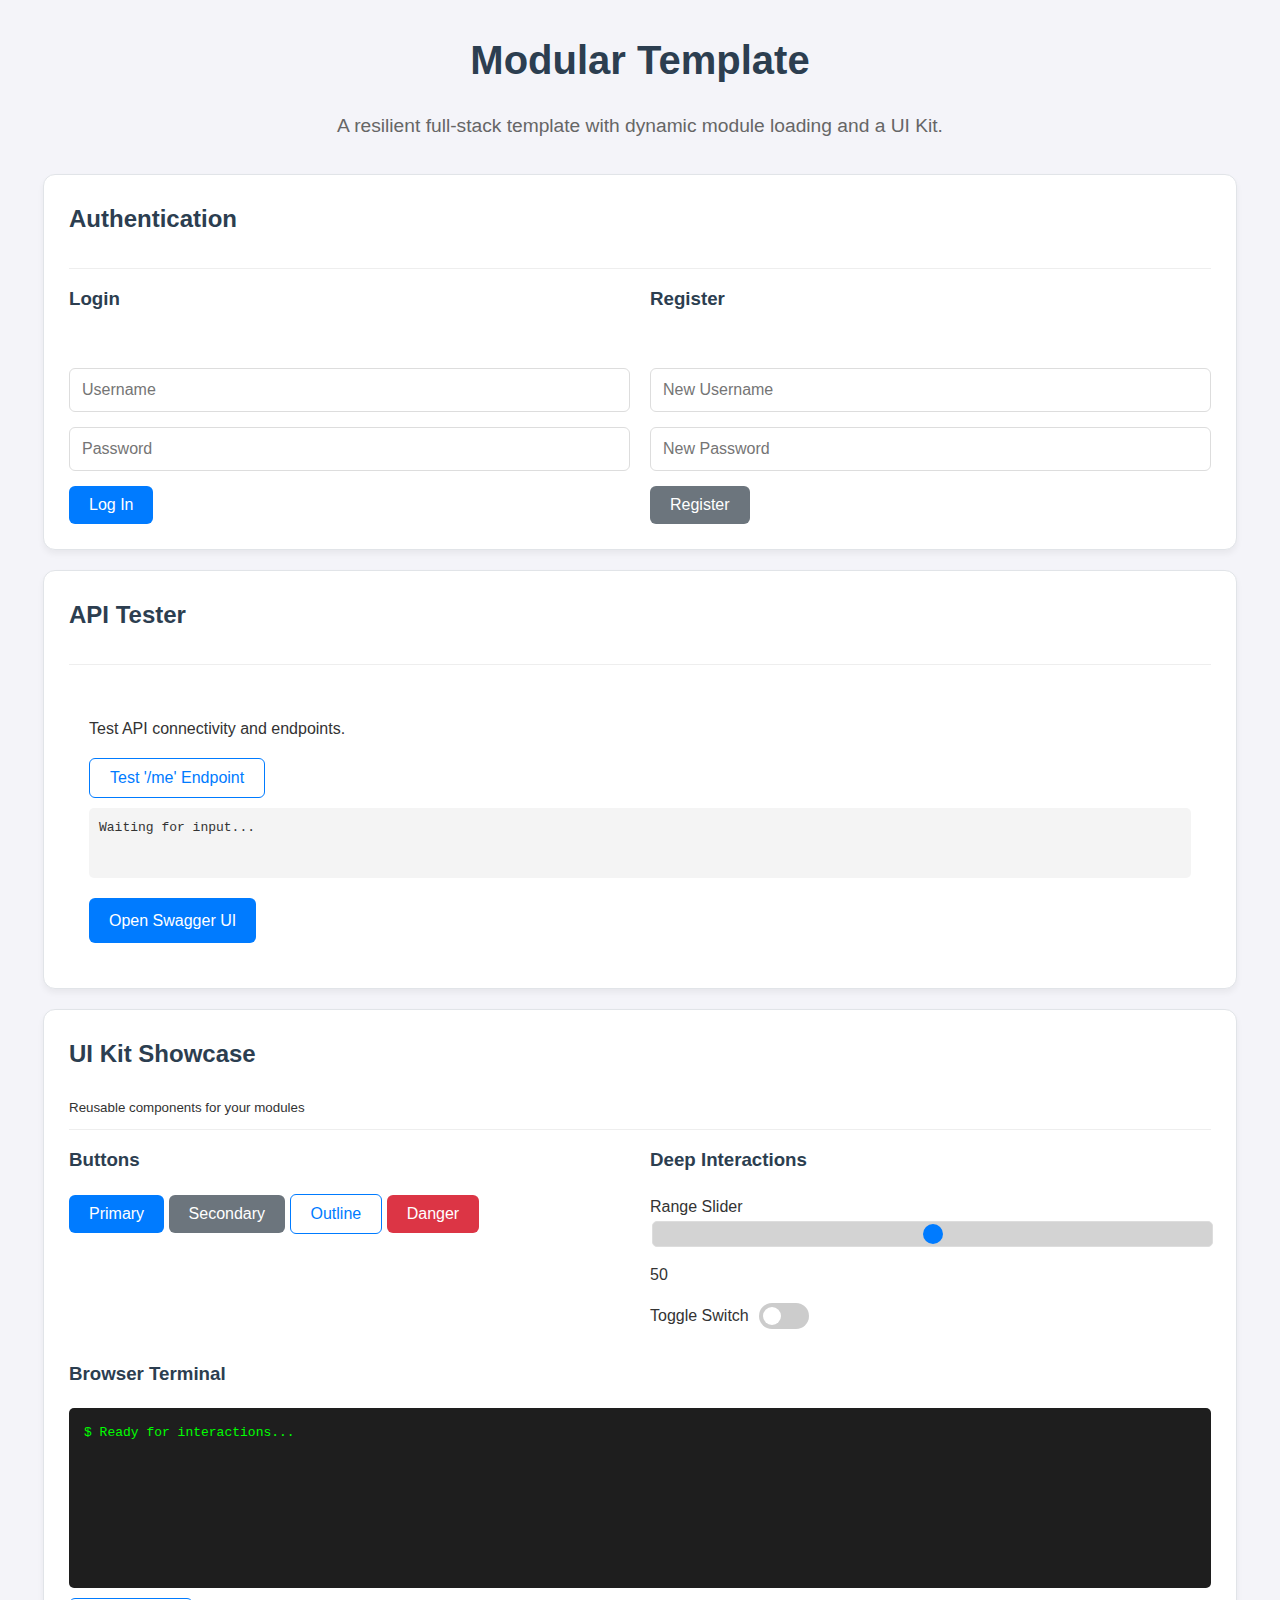
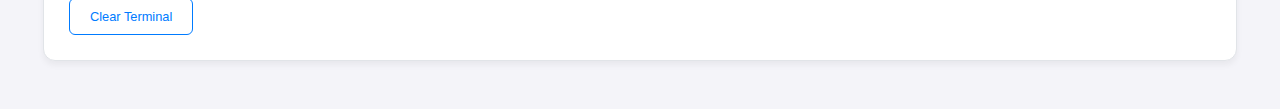
<file: frontend/index.html>
<!DOCTYPE html>
<html lang="en">

<head>
    <meta charset="UTF-8">
    <title>Modular Dashboard & UI Kit</title>
    <link rel="stylesheet" href="css/style.css">
</head>

<body>
    <div class="container-fluid">
        <h1 class="title">Modular Template</h1>
        <p class="subtitle">A resilient full-stack template with dynamic module loading and a UI Kit.</p>

        <!-- AUTH MODULE (Login/Register) -->
        <div class="module" id="login-module">
            <div class="card-header">
                <h2>Authentication</h2>
            </div>
            <!-- User Dashboard (Hidden by default) -->
            <div id="user-dashboard" class="hidden" style="padding: 20px; text-align: center;">
                <h3>Welcome, <span id="user-display-name">User</span>!</h3>
                <div style="margin-top: 20px; display: flex; gap: 10px; justify-content: center;">
                    <button id="btn-identify-me" class="btn btn-secondary">Identify Me</button>
                    <button id="btn-logout-main" class="btn btn-danger">Logout</button>
                </div>
            </div>

            <div id="auth-forms-container" class="forms-container">
                <!-- Login -->
                <div class="form-box">
                    <h3>Login</h3>
                    <div id="login-message" class="message"></div>
                    <form id="loginForm">
                        <input type="text" name="username" placeholder="Username" required>
                        <input type="password" name="password" placeholder="Password" required>
                        <button type="submit" class="btn btn-primary">Log In</button>
                    </form>
                </div>
                <!-- Register -->
                <div class="form-box">
                    <h3>Register</h3>
                    <div id="register-message" class="message"></div>
                    <form id="registerForm">
                        <input type="text" name="username" placeholder="New Username" required>
                        <input type="password" name="password" placeholder="New Password" required>
                        <button type="submit" class="btn btn-secondary">Register</button>
                    </form>
                </div>
            </div>
        </div>

        <!-- PLAYGROUND MODULE -->
        <div class="module hidden" id="playground-module">
            <div class="card-header" style="display: flex; justify-content: space-between; align-items: center;">
                <h2>Playground Module</h2>
                <button id="btn-logout" class="btn btn-danger">Logout</button>
            </div>

            <div style="margin-bottom: 20px;">
                <input type="text" id="input-title" placeholder="Enter Task Name..."
                    style="width: 70%; display: inline-block;">
                <button id="btn-add" class="btn btn-primary">Add Task</button>
            </div>

            <h3>Database State:</h3>
            <ul id="task-list" style="list-style: none; padding: 0;"></ul>
        </div>

        <!-- API TESTER MODULE -->
        <div class="module" id="api-tester-module">
            <div class="card-header">
                <h2>API Tester</h2>
            </div>
            <div style="padding: 20px;">
                <p>Test API connectivity and endpoints.</p>
                <button id="btn-test-api" class="btn btn-outline">Test '/me' Endpoint</button>
                <pre id="api-output"
                    style="background: #f4f4f4; padding: 10px; margin-top: 10px; border-radius: 5px; min-height: 50px;">Waiting for input...</pre>
                <div style="margin-top: 20px;">
                    <a href="/docs" target="_blank" class="btn btn-primary">Open Swagger UI</a>
                </div>
            </div>
        </div>

        <!-- UI SHOWCASE MODULE (Static) -->
        <div class="module">
            <div class="card-header">
                <h2>UI Kit Showcase</h2>
                <small>Reusable components for your modules</small>
            </div>

            <div class="grid-cols-2">
                <!-- Buttons -->
                <div>
                    <h3>Buttons</h3>
                    <button id="btn-interaction-primary" class="btn btn-primary">Primary</button>
                    <button id="btn-interaction-secondary" class="btn btn-secondary">Secondary</button>
                    <button id="btn-interaction-outline" class="btn btn-outline">Outline</button>
                    <button id="btn-interaction-danger" class="btn btn-danger">Danger</button>
                </div>

                <!-- Toggles & Sliders -->
                <div>
                    <h3>Deep Interactions</h3>
                    <div class="slider-container">
                        <label>Range Slider</label>
                        <input id="input-interaction-slider" type="range" class="slider" min="0" max="100" value="50">
                        <span id="slider-value-display">50</span>
                    </div>

                    <div style="display: flex; align-items: center; gap: 10px;">
                        <label>Toggle Switch</label>
                        <label class="toggle-switch">
                            <input id="input-interaction-toggle" type="checkbox">
                            <span class="slider-toggle"></span>
                        </label>
                    </div>
                </div>
            </div>

            <div style="margin-top: 30px;">
                <h3>Browser Terminal</h3>
                <div id="browser-terminal"
                    style="background-color: #1e1e1e; color: #00ff00; font-family: monospace; padding: 15px; border-radius: 5px; height: 150px; overflow-y: auto;">
                    <div>$ Ready for interactions...</div>
                </div>
                <button id="btn-clear-terminal" class="btn btn-outline"
                    style="margin-top: 10px; font-size: 0.8rem;">Clear Terminal</button>
            </div>
        </div>
    </div>

    </div>

    <!-- DYNAMIC MODULE LOADER -->
    <script type="module">
        // Helper to load modules reliably
        async function loadModule(path, initFunctionName) {
            try {
                const module = await import(path);
                if (module && typeof module[initFunctionName] === 'function') {
                    console.log(`Loaded module: ${path}`);
                    module[initFunctionName]();
                } else {
                    console.warn(`Module loaded but function '${initFunctionName}' missing: ${path}`);
                }
            } catch (err) {
                console.warn(`ℹOptional module not found or failed to load: ${path}`);
                console.debug(err);
            }
        }

        // Initialize Core Modules (Auth is typically required for full app flow, but can be optional too)
        loadModule('./js/modules/auth.js', 'initAuth');
        loadModule('./js/modules/playground.js', 'initPlayground');
        loadModule('./js/modules/api_tester.js', 'initApiTester');
        loadModule('./js/modules/interactions.js', 'initInteractions');

        // You can add more modules here easily!
        // loadModule('./js/modules/new-feature.js', 'initNewFeature');
    </script>
</body>

</html>
</file>
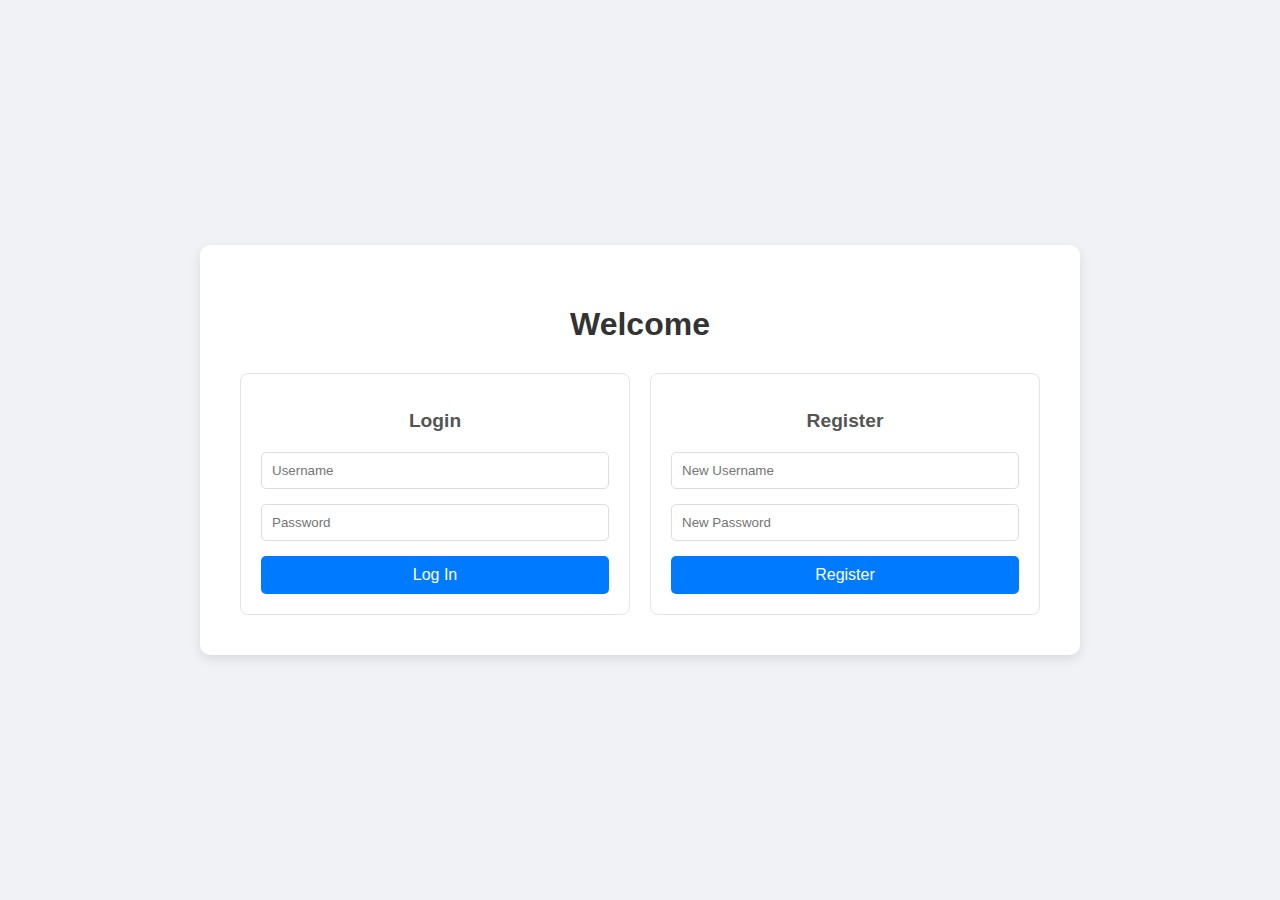
<file: login/public/index.html>
<!DOCTYPE html>
<html lang="en">

<head>
    <meta charset="UTF-8">
    <meta name="viewport" content="width=device-width, initial-scale=1.0">
    <title>Login System</title>
    <link rel="stylesheet" href="style.css">
</head>

<body>
    <div class="container">
        <h1>Welcome</h1>

        <div class="forms-container">
            <!-- Login Form -->
            <div class="form-box">
                <h2>Login</h2>
                <div id="login-message" class="message"></div>
                <form id="loginForm">
                    <input type="text" name="username" placeholder="Username" required>
                    <input type="password" name="password" placeholder="Password" required>
                    <button type="submit">Log In</button>
                </form>
            </div>

            <!-- Register Form -->
            <div class="form-box">
                <h2>Register</h2>
                <div id="register-message" class="message"></div>
                <form id="registerForm">
                    <input type="text" name="username" placeholder="New Username" required>
                    <input type="password" name="password" placeholder="New Password" required>
                    <button type="submit">Register</button>
                </form>
            </div>
        </div>
    </div>
    <script src="script.js"></script>
</body>

</html>
</file>
<file: frontend/css/style.css>
/* Global Styles */
body {
    font-family: 'Segoe UI', Tahoma, Geneva, Verdana, sans-serif;
    padding: 20px;
    background-color: #f4f4f9;
    color: #333;
    line-height: 1.6;
}

h1,
h2,
h3,
h4,
h5,
h6 {
    margin-top: 0;
    color: #2c3e50;
}

/* Typography */
.title {
    font-size: 2.5rem;
    font-weight: 700;
    margin-bottom: 0.5rem;
    text-align: center;
}

.subtitle {
    font-size: 1.2rem;
    color: #666;
    text-align: center;
    margin-bottom: 2rem;
}

/* Layout */
.container-fluid {
    max-width: 1200px;
    margin: 0 auto;
    padding: 0 15px;
}

.grid-cols-2 {
    display: grid;
    grid-template-columns: repeat(auto-fit, minmax(300px, 1fr));
    gap: 20px;
}

/* Modules & Cards */
.module,
.card {
    background: white;
    border: 1px solid #e1e4e8;
    padding: 25px;
    border-radius: 12px;
    box-shadow: 0 4px 6px rgba(0, 0, 0, 0.05);
    transition: transform 0.2s, box-shadow 0.2s;
    margin-bottom: 20px;
}

.module:hover,
.card:hover {
    transform: translateY(-2px);
    box-shadow: 0 8px 15px rgba(0, 0, 0, 0.1);
}

.card-header {
    margin-bottom: 15px;
    border-bottom: 1px solid #eee;
    padding-bottom: 10px;
}

/* Utility */
.hidden {
    display: none !important;
}

.forms-container {
    display: flex;
    gap: 20px;
    flex-wrap: wrap;
}

.form-box {
    flex: 1;
    min-width: 250px;
}

/* Inputs */
input,
select,
textarea {
    padding: 12px;
    width: 100%;
    margin-bottom: 15px;
    box-sizing: border-box;
    border: 1px solid #ddd;
    border-radius: 6px;
    font-size: 1rem;
    transition: border-color 0.3s;
}

input:focus,
select:focus,
textarea:focus {
    outline: none;
    border-color: #007bff;
    box-shadow: 0 0 0 3px rgba(0, 123, 255, 0.1);
}

/* Buttons */
.btn {
    display: inline-block;
    padding: 10px 20px;
    cursor: pointer;
    border: none;
    border-radius: 6px;
    font-size: 1rem;
    font-weight: 500;
    text-align: center;
    text-decoration: none;
    transition: all 0.2s;
}

.btn-primary {
    background-color: #007bff;
    color: white;
}

.btn-primary:hover {
    background-color: #0056b3;
}

.btn-secondary {
    background-color: #6c757d;
    color: white;
}

.btn-secondary:hover {
    background-color: #545b62;
}

.btn-danger {
    background-color: #dc3545;
    color: white;
}

.btn-danger:hover {
    background-color: #bd2130;
}

.btn-outline {
    background-color: transparent;
    border: 1px solid #007bff;
    color: #007bff;
}

.btn-outline:hover {
    background-color: #007bff;
    color: white;
}

/* Toggles & Sliders */
.slider-container {
    margin-bottom: 15px;
}

.slider {
    -webkit-appearance: none;
    width: 100%;
    height: 8px;
    background: #d3d3d3;
    border-radius: 5px;
    outline: none;
}

.slider::-webkit-slider-thumb {
    -webkit-appearance: none;
    width: 20px;
    height: 20px;
    border-radius: 50%;
    background: #007bff;
    cursor: pointer;
}

.toggle-switch {
    position: relative;
    display: inline-block;
    width: 50px;
    height: 26px;
}

.toggle-switch input {
    opacity: 0;
    width: 0;
    height: 0;
}

.slider-toggle {
    position: absolute;
    cursor: pointer;
    top: 0;
    left: 0;
    right: 0;
    bottom: 0;
    background-color: #ccc;
    transition: .4s;
    border-radius: 34px;
}

.slider-toggle:before {
    position: absolute;
    content: "";
    height: 18px;
    width: 18px;
    left: 4px;
    bottom: 4px;
    background-color: white;
    transition: .4s;
    border-radius: 50%;
}

input:checked+.slider-toggle {
    background-color: #2196F3;
}

input:checked+.slider-toggle:before {
    transform: translateX(24px);
}

/* Messages */
.message {
    padding: 10px;
    border-radius: 4px;
    margin-bottom: 15px;
    font-weight: 500;
}
</file>
<file: login/public/style.css>
body {
    font-family: 'Segoe UI', Tahoma, Geneva, Verdana, sans-serif;
    background-color: #f0f2f5;
    display: flex;
    justify-content: center;
    align-items: center;
    height: 100vh;
    margin: 0;
}

.container {
    text-align: center;
    background-color: white;
    padding: 40px;
    border-radius: 10px;
    box-shadow: 0 4px 12px rgba(0,0,0,0.1);
    max-width: 800px;
    width: 100%;
}

.forms-container {
    display: flex;
    justify-content: space-around;
    flex-wrap: wrap;
    gap: 20px;
}

.form-box {
    flex: 1;
    min-width: 250px;
    padding: 20px;
    border: 1px solid #e1e4e8;
    border-radius: 8px;
}

h1 {
    color: #333;
    margin-bottom: 30px;
}

h2 {
    color: #555;
    margin-bottom: 20px;
    font-size: 1.2rem;
}

input {
    width: 100%;
    padding: 10px;
    margin-bottom: 15px;
    border: 1px solid #ddd;
    border-radius: 5px;
    box-sizing: border-box; /* Ensures padding included in width */
}

button {
    width: 100%;
    padding: 10px;
    background-color: #007bff;
    color: white;
    border: none;
    border-radius: 5px;
    cursor: pointer;
    font-size: 1rem;
    transition: background-color 0.2s;
}

button:hover {
    background-color: #0056b3;
}
</file>
